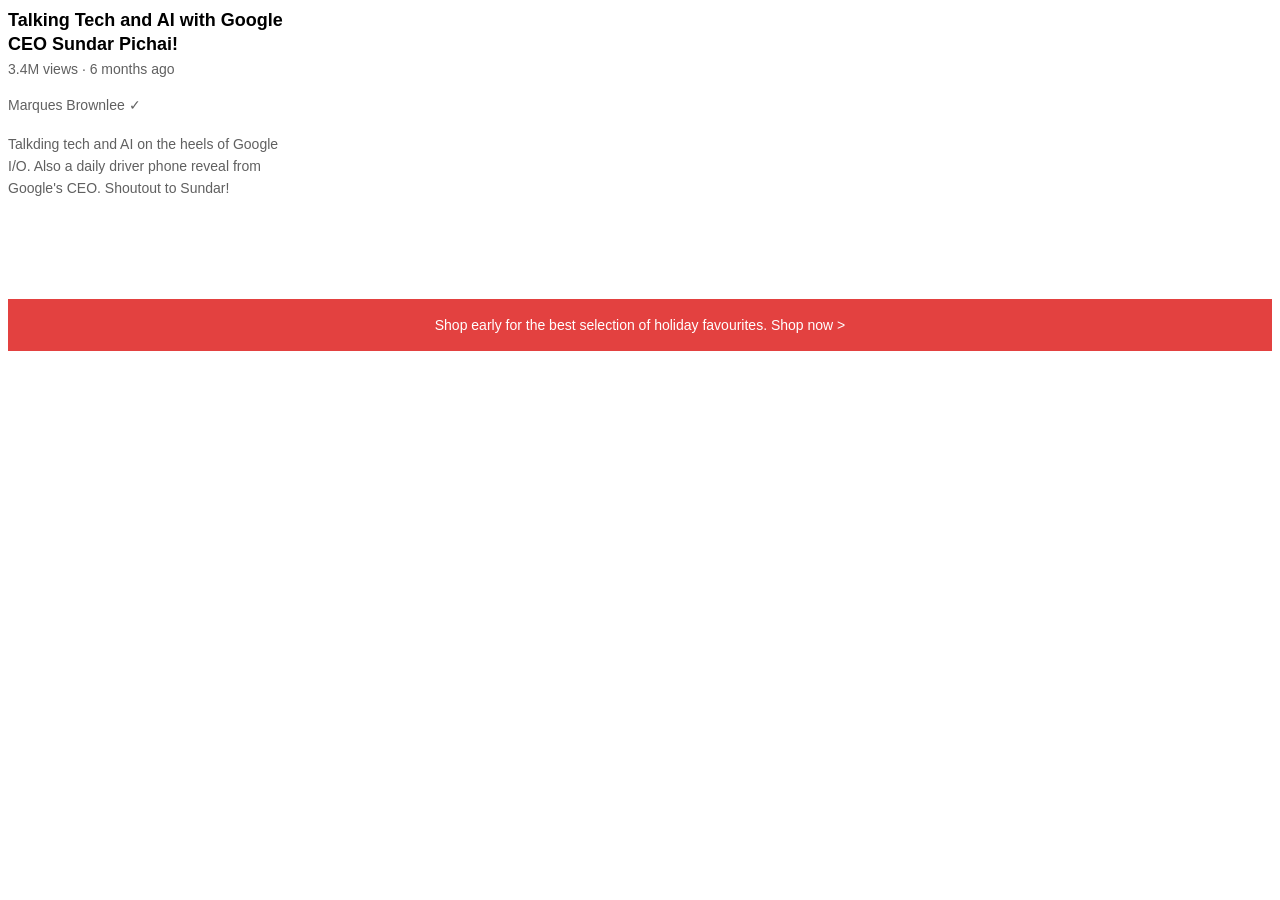
<file: intro/index.html>
<!DOCTYPE html>
<html lang="en">
  <head>
    <meta charset="UTF-8" />
    <meta name="viewport" content="width=device-width, initial-scale=1.0" />
    <title>Document</title>
    <link rel="stylesheet" href="style.css" />
  </head>
  <body>
    <p class="title">Talking Tech and AI with Google CEO Sundar Pichai!</p>

    <p class="stats">3.4M views &#183; 6 months ago</p>

    <p class="author">Marques Brownlee &#10003;</p>

    <p class="description">
      Talkding tech and AI on the heels of Google I/O. Also a daily driver phone
      reveal from Google's CEO. Shoutout to Sundar!
    </p>

    <p class="apple-text">
      Shop early for the best selection of holiday favourites.
      <span class="shop-link">Shop now &#62;</span>
    </p>
  </body>
</html>
</file>
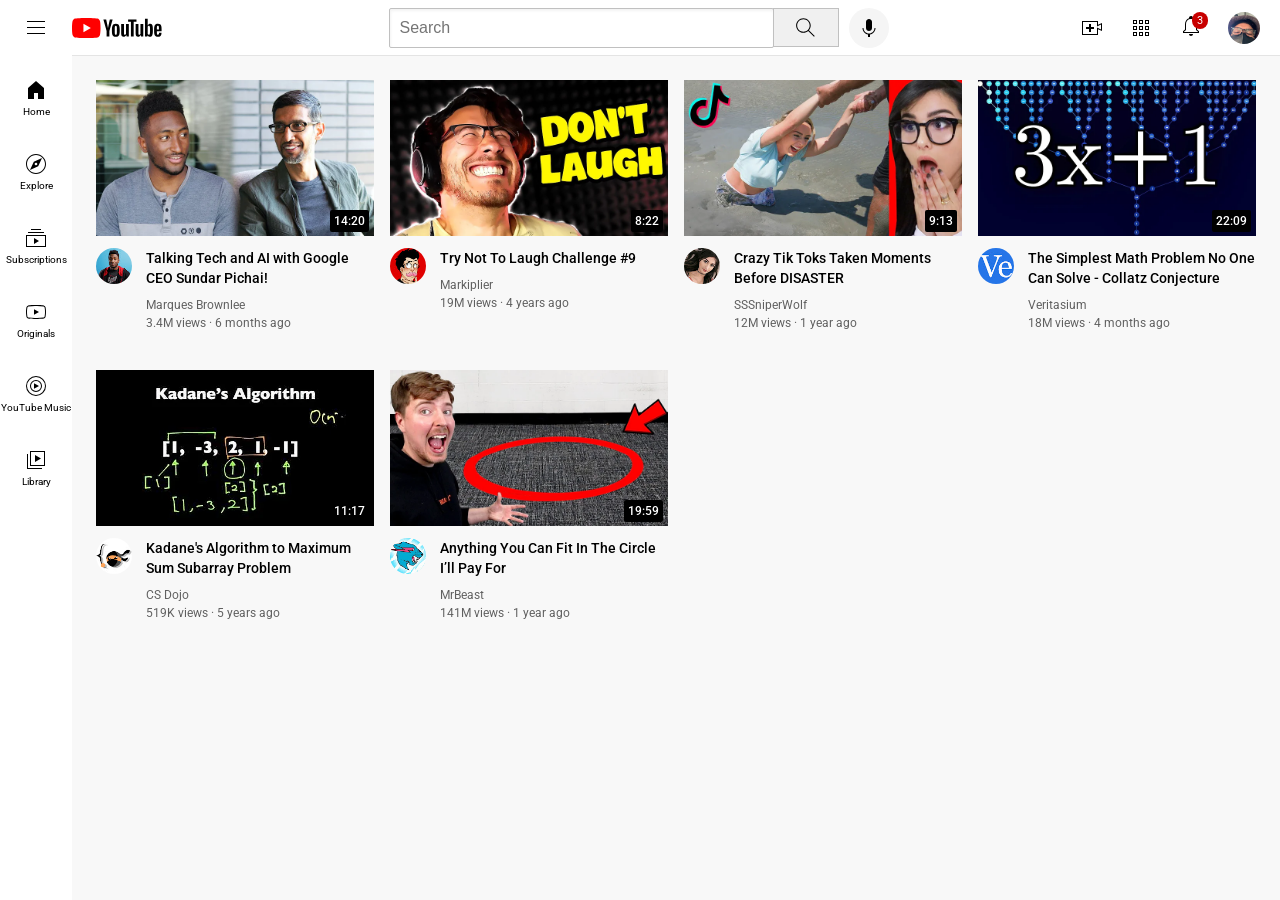
<file: youtube.html>
<!DOCTYPE html>
<html lang="en">
  <head>
    <meta charset="UTF-8" />
    <meta name="viewport" content="width=device-width, initial-scale=1.0" />
    <title>Youtube Clone</title>

    <link rel="stylesheet" href="styles/general.css" />
    <link rel="stylesheet" href="styles/header.css" />
    <link rel="stylesheet" href="styles/video.css" />
    <link rel="stylesheet" href="styles/sidebar.css" />

    <link rel="preconnect" href="https://fonts.googleapis.com" />
    <link rel="preconnect" href="https://fonts.gstatic.com" crossorigin />
    <link
      href="https://fonts.googleapis.com/css2?family=Roboto:wght@400;500;700&display=swap"
      rel="stylesheet"
    />
  </head>
  <body>
    <header class="header">
      <div class="left-section">
        <img class="hamburger-menu" src="icons/hamburger-menu.svg" />
        <img class="youtube-logo" src="icons/youtube-logo.svg" />
      </div>
      <div class="middle-section">
        <input class="search-bar" type="text" placeholder="Search" />
        <button class="search-button">
          <img class="search-icon" src="icons/search.svg" />
          <div class="tooltip">Search</div>
        </button>
        <!-- Put position absolute inside position relative -->
        <button class="voice-search-button">
          <img class="voice-search-icon" src="icons/voice-search-icon.svg" />
          <div class="tooltip">Search with your voice</div>
        </button>
      </div>
      <div class="right-section">
        <div class="upload-icon-container">
          <img class="upload-icon" src="icons/upload.svg" />
          <div class="tooltip">Create</div>
        </div>
        <img class="youtube-apps-icon" src="icons/youtube-apps.svg" />
        <div class="notifications-icon-container">
          <img class="notifications-icon" src="icons/notifications.svg" />
          <div class="notifications-count">3</div>
        </div>
        <img class="current-user-picture" src="channel-pictures/mee.jpg" />
      </div>
    </header>

    <nav class="sidebar">
      <div class="sidebar-link">
        <img src="icons/home.svg" />
        <div>Home</div>
      </div>
      <div class="sidebar-link">
        <img src="icons/explore.svg" />
        <div>Explore</div>
      </div>
      <div class="sidebar-link">
        <img src="icons/subscriptions.svg" />
        <div>Subscriptions</div>
      </div>
      <div class="sidebar-link">
        <img src="icons/originals.svg" />
        <div>Originals</div>
      </div>
      <div class="sidebar-link">
        <img src="icons/youtube-music.svg" />
        <div>YouTube Music</div>
      </div>
      <div class="sidebar-link">
        <img src="icons/library.svg" />
        <div>Library</div>
      </div>
    </nav>

    <main>
      <section class="video-grid">
        <div class="video-preview">
          <div class="thumbnail-row">
            <img class="thumbnail" src="thumbnails/thumbnail-1.webp" />
            <div class="video-time">14:20</div>
          </div>
          <div class="video-info-grid">
            <div class="channel-picture">
              <img
                class="profile-picture"
                src="channel-pictures/channel-1.jpeg"
              />
            </div>
            <div class="video-info">
              <p class="video-title">
                Talking Tech and AI with Google CEO Sundar Pichai!
              </p>
              <p class="video-author">Marques Brownlee</p>
              <p class="video-stats">3.4M views &#183; 6 months ago</p>
            </div>
          </div>
        </div>

        <div class="video-preview">
          <div class="thumbnail-row">
            <img class="thumbnail" src="thumbnails/thumbnail-2.webp" />
            <div class="video-time">8:22</div>
          </div>
          <div class="video-info-grid">
            <div class="channel-picture">
              <img
                class="profile-picture"
                src="channel-pictures/channel-2.jpeg"
              />
            </div>
            <div class="video-info">
              <p class="video-title">Try Not To Laugh Challenge #9</p>
              <p class="video-author">Markiplier</p>
              <p class="video-stats">19M views &#183; 4 years ago</p>
            </div>
          </div>
        </div>

        <div class="video-preview">
          <div class="thumbnail-row">
            <img class="thumbnail" src="thumbnails/thumbnail-3.webp" />
            <div class="video-time">9:13</div>
          </div>
          <div class="video-info-grid">
            <div class="channel-picture">
              <img
                class="profile-picture"
                src="channel-pictures/channel-3.jpeg"
              />
            </div>
            <div class="video-info">
              <p class="video-title">
                Crazy Tik Toks Taken Moments Before DISASTER
              </p>
              <p class="video-author">SSSniperWolf</p>
              <p class="video-stats">12M views &#183; 1 year ago</p>
            </div>
          </div>
        </div>

        <div class="video-preview">
          <div class="thumbnail-row">
            <img class="thumbnail" src="thumbnails/thumbnail-4.webp" />
            <div class="video-time">22:09</div>
          </div>
          <div class="video-info-grid">
            <div class="channel-picture">
              <img
                class="profile-picture"
                src="channel-pictures/channel-4.jpeg"
              />
            </div>
            <div class="video-info">
              <p class="video-title">
                The Simplest Math Problem No One Can Solve - Collatz Conjecture
              </p>
              <p class="video-author">Veritasium</p>
              <p class="video-stats">18M views &#183; 4 months ago</p>
            </div>
          </div>
        </div>

        <div class="video-preview">
          <div class="thumbnail-row">
            <img class="thumbnail" src="thumbnails/thumbnail-5.webp" />
            <div class="video-time">11:17</div>
          </div>
          <div class="video-info-grid">
            <div class="channel-picture">
              <img
                class="profile-picture"
                src="channel-pictures/channel-5.jpeg"
              />
            </div>
            <div class="video-info">
              <p class="video-title">
                Kadane's Algorithm to Maximum Sum Subarray Problem
              </p>
              <p class="video-author">CS Dojo</p>
              <p class="video-stats">519K views &#183; 5 years ago</p>
            </div>
          </div>
        </div>

        <div class="video-preview">
          <div class="thumbnail-row">
            <img class="thumbnail" src="thumbnails/thumbnail-6.webp" />
            <div class="video-time">19:59</div>
          </div>
          <div class="video-info-grid">
            <div class="channel-picture">
              <img
                class="profile-picture"
                src="channel-pictures/channel-6.jpeg"
              />
            </div>
            <div class="video-info">
              <p class="video-title">
                Anything You Can Fit In The Circle I’ll Pay For
              </p>
              <p class="video-author">MrBeast</p>
              <p class="video-stats">141M views &#183; 1 year ago</p>
            </div>
          </div>
        </div>
      </section>
    </main>
  </body>
</html>
</file>
<file: intro/style.css>
p {
  font-family: Arial;
  margin-top: 0;
  margin-bottom: 0;
}

.title {
  font-weight: bold;
  font-size: 18px;
  width: 300px;
  line-height: 24px;
  margin-bottom: 5px;
}

.stats {
  font-size: 14px;
  color: rgb(96, 96, 96);
  margin-bottom: 20px;
}

.author {
  color: rgb(96, 96, 96);
  font-size: 14px;
  margin-bottom: 20px;
}

.description {
  font-size: 14px;
  color: rgb(96, 96, 96);
  width: 280px;
  line-height: 22px;
  margin-bottom: 100px;
}

.apple-text {
  font-size: 14px;
  background-color: rgb(227, 65, 64);
  color: white;
  text-align: center;
  padding-top: 18px;
  padding-bottom: 18px;

}

.shop-link {
  cursor: pointer;
}

.shop-link:hover {
  text-decoration: underline;
}
</file>
<file: styles/general.css>
p {
  margin-top: 0;
  margin-bottom: 0;
}

body {
  font-family: Roboto, Arial;
  margin: 0;
  padding-top: 80px;
  padding-left: 96px;
  padding-right: 24px;
  background-color: rgb(248, 248, 248);
}
</file>
<file: styles/header.css>
.header {
  height: 55px;

  display: flex;
  flex-direction: row;
  justify-content: space-between;

  position: fixed;
  top: 0;
  left: 0;
  right: 0;
  z-index: 100;

  background-color: white;
  border-bottom-width: 1px;
  border-bottom-style: solid;
  border-bottom-color: rgb(228, 228, 228);
}

.left-section {
  display: flex;
  align-items: center;
}

.hamburger-menu {
  height: 24px;
  margin-left: 24px;
  margin-right: 24px;
}

.youtube-logo {
  height: 20px;
}

.middle-section {
  flex: 1;
  margin-left: 70px;
  margin-right: 35px;
  max-width: 500px;
  display: flex;
  align-items: center;
}

.search-bar {
  flex: 1;
  height: 36px;
  padding-left: 10px;
  font-size: 16px;
  border: 1px solid rgb(192, 192, 192);
  border-radius: 2px;
  box-shadow: inset 1px 2px 3px rgba(0, 0, 0, 0.05);
  width: 0;
}

.search-bar::placeholder {
  font-size: 16px;
}

.search-button {
  height: 39.5px;
  width: 66px;
  background-color: rgb(240, 240, 240);
  border-width: 1px;
  border-style: solid;
  border-color: rgb(192, 192, 192);
  margin-left: -1px;
  margin-right: 10px;
}

.search-button,
.voice-search-button,
.upload-icon-container {
  display: flex;
  justify-content: center;
  align-items: center;
  position: relative;
}

.search-button .tooltip,
.voice-search-button .tooltip,
.upload-icon-container .tooltip {
  position: absolute;
  background-color: gray;
  color: white;
  padding-top: 4px;
  padding-bottom: 4px;
  padding-left: 8px;
  padding-right: 8px;
  border-radius: 2px;
  font-size: 12px;
  bottom: -30px;
  opacity: 0;
  transition: opacity 0.15s;
  pointer-events: none;
  white-space: nowrap;
}

.search-button:hover .tooltip,
.voice-search-button:hover .tooltip,
.upload-icon-container:hover .tooltip {
  opacity: 1;
}

.search-icon {
  height: 25px;
}

.voice-search-button {
  height: 40px;
  width: 40px;
  border-radius: 20px;
  border: none;
  background-color: rgb(245, 245, 245);
}

.voice-search-icon {
  height: 24px;
}

.right-section {
  width: 180px;
  margin-right: 20px;
  display: flex;
  align-items: center;
  justify-content: space-between;
  flex-shrink: 0;
}

.upload-icon {
  height: 24px;
}

.youtube-apps-icon {
  height: 24px;
}

.notifications-icon {
  height: 24px;
}

.notifications-icon-container {
  position: relative;
}

.notifications-count {
  position: absolute;
  top: -2px;
  right: -5px;
  background-color: rgb(200, 0, 0);
  color: white;
  font-size: 11px;
  padding-left: 5px;
  padding-right: 5px;
  padding-top: 2px;
  padding-bottom: 2px;
  border-radius: 10px;
}

.current-user-picture {
  height: 32px;
  border-radius: 16px;
}
</file>
<file: styles/video.css>
.thumbnail {
  width: 100%;
}

.video-title {
  margin-top: 0;
  font-size: 14px;
  font-weight: 500;
  line-height: 20px;
  margin-bottom: 10px;
}

.video-info-grid {
  display: grid;
  grid-template-columns: 50px 1fr;
}

.profile-picture {
  width: 36px;
  border-radius: 50px;
}

.thumbnail-row {
  margin-bottom: 8px;
  position: relative;
}

.video-author,
.video-stats {
  font-size: 12px;
  color: rgb(96, 96, 96);
}

.video-author {
  margin-bottom: 4px;
}

.video-grid {
  display: grid;
  grid-template-columns: 1fr 1fr 1fr;
  column-gap: 16px;
  row-gap: 40px;
}

@media (max-width: 750px) {
  .video-grid {
    grid-template-columns: 1fr 1fr;
  }
}

@media (min-width: 751px) and (max-width: 999px) {
  .video-grid {
    grid-template-columns: 1fr 1fr 1fr;
  }
}

@media (min-width: 1000px) {
  .video-grid {
    grid-template-columns: 1fr 1fr 1fr 1fr;
  }
}

.video-time {
  font-size: 12px;
  font-weight: 500;
  padding: 4px;
  border-radius: 2px;
  background-color: black;
  color: white;
  position: absolute;
  bottom: 8px;
  right: 5px;
}
</file>
<file: styles/sidebar.css>
.sidebar {
  position: fixed;
  left: 0;
  bottom: 0;
  top: 55px;
  background-color: white;
  width: 72px;
  z-index: 200;
  padding-top: 5px;
}

.sidebar-link {
  height: 74px;
  display: flex;
  justify-content: center;
  align-items: center;
  flex-direction: column;
  cursor: pointer;
}

.sidebar-link:hover {
  background-color: rgb(235, 235, 235);
}

.sidebar-link img {
  height: 24px;
  margin-bottom: 4px;
}

.sidebar-link div {
  font-size: 10px;
}
</file>
